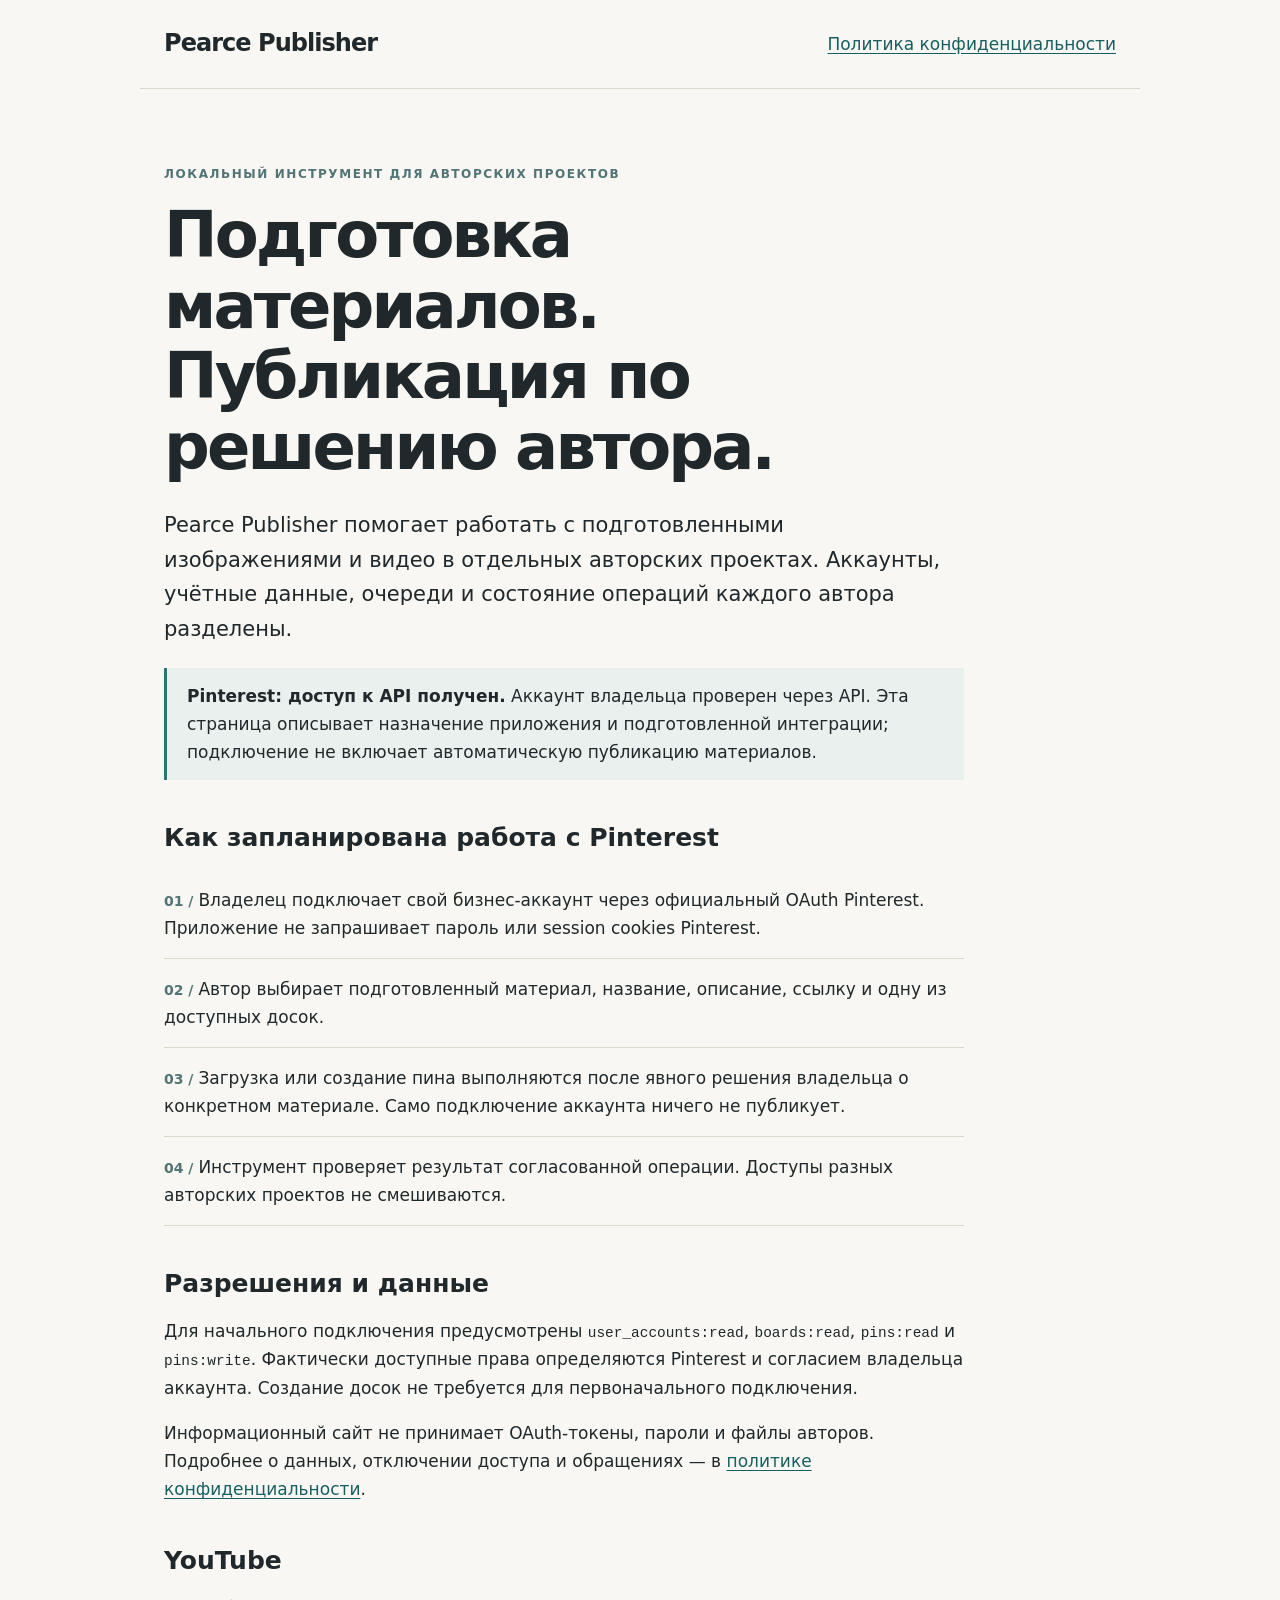
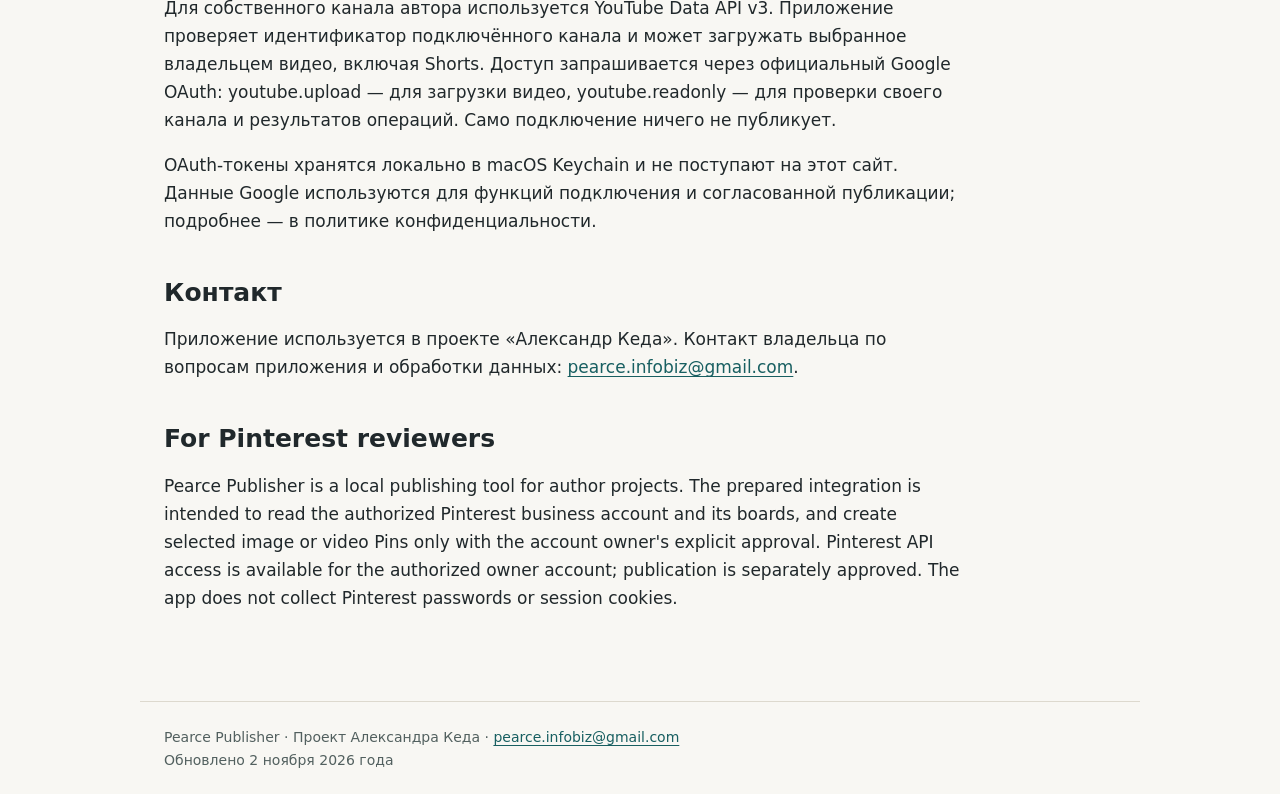
<file: index.html>
<!doctype html><html lang="ru"><head><meta charset="utf-8"><meta name="viewport" content="width=device-width,initial-scale=1"><title>Pearce Publisher — информация о приложении</title><meta name="description" content="Pearce Publisher — application information, Pinterest integration and privacy policy."><link rel="stylesheet" href="style.css"></head><body><header><a href="./">Pearce Publisher</a><a href="privacy.html">Политика конфиденциальности</a></header><main><p class="eyebrow">Локальный инструмент для авторских проектов</p><h1>Подготовка материалов.<br>Публикация по решению автора.</h1><p class="intro">Pearce Publisher помогает работать с подготовленными изображениями и видео в отдельных авторских проектах. Аккаунты, учётные данные, очереди и состояние операций каждого автора разделены.</p><p class="status"><strong>Pinterest: доступ к API получен.</strong> Аккаунт владельца проверен через API. Эта страница описывает назначение приложения и подготовленной интеграции; подключение не включает автоматическую публикацию материалов.</p><h2>Как запланирована работа с Pinterest</h2><ol class="steps"><li>Владелец подключает свой бизнес-аккаунт через официальный OAuth Pinterest. Приложение не запрашивает пароль или session cookies Pinterest.</li><li>Автор выбирает подготовленный материал, название, описание, ссылку и одну из доступных досок.</li><li>Загрузка или создание пина выполняются после явного решения владельца о конкретном материале. Само подключение аккаунта ничего не публикует.</li><li>Инструмент проверяет результат согласованной операции. Доступы разных авторских проектов не смешиваются.</li></ol><h2>Разрешения и данные</h2><p>Для начального подключения предусмотрены <code>user_accounts:read</code>, <code>boards:read</code>, <code>pins:read</code> и <code>pins:write</code>. Фактически доступные права определяются Pinterest и согласием владельца аккаунта. Создание досок не требуется для первоначального подключения.</p><p>Информационный сайт не принимает OAuth-токены, пароли и файлы авторов. Подробнее о данных, отключении доступа и обращениях — в <a href="privacy.html">политике конфиденциальности</a>.</p><h2>YouTube</h2><p>Для собственного канала автора используется YouTube Data API v3. Приложение проверяет идентификатор подключённого канала и может загружать выбранное владельцем видео, включая Shorts. Доступ запрашивается через официальный Google OAuth: youtube.upload — для загрузки видео, youtube.readonly — для проверки своего канала и результатов операций. Само подключение ничего не публикует.</p><p>OAuth-токены хранятся локально в macOS Keychain и не поступают на этот сайт. Данные Google используются для функций подключения и согласованной публикации; подробнее — в политике конфиденциальности.</p><h2>Контакт</h2><p>Приложение используется в проекте «Александр Кеда». Контакт владельца по вопросам приложения и обработки данных: <a href="mailto:pearce.infobiz@gmail.com">pearce.infobiz@gmail.com</a>.</p><h2 lang="en">For Pinterest reviewers</h2><p lang="en">Pearce Publisher is a local publishing tool for author projects. The prepared integration is intended to read the authorized Pinterest business account and its boards, and create selected image or video Pins only with the account owner's explicit approval. Pinterest API access is available for the authorized owner account; publication is separately approved. The app does not collect Pinterest passwords or session cookies.</p></main><footer>Pearce Publisher · Проект Александра Кеда · <a href="mailto:pearce.infobiz@gmail.com">pearce.infobiz@gmail.com</a><br>Обновлено 2 ноября 2026 года</footer></body></html>
</file>
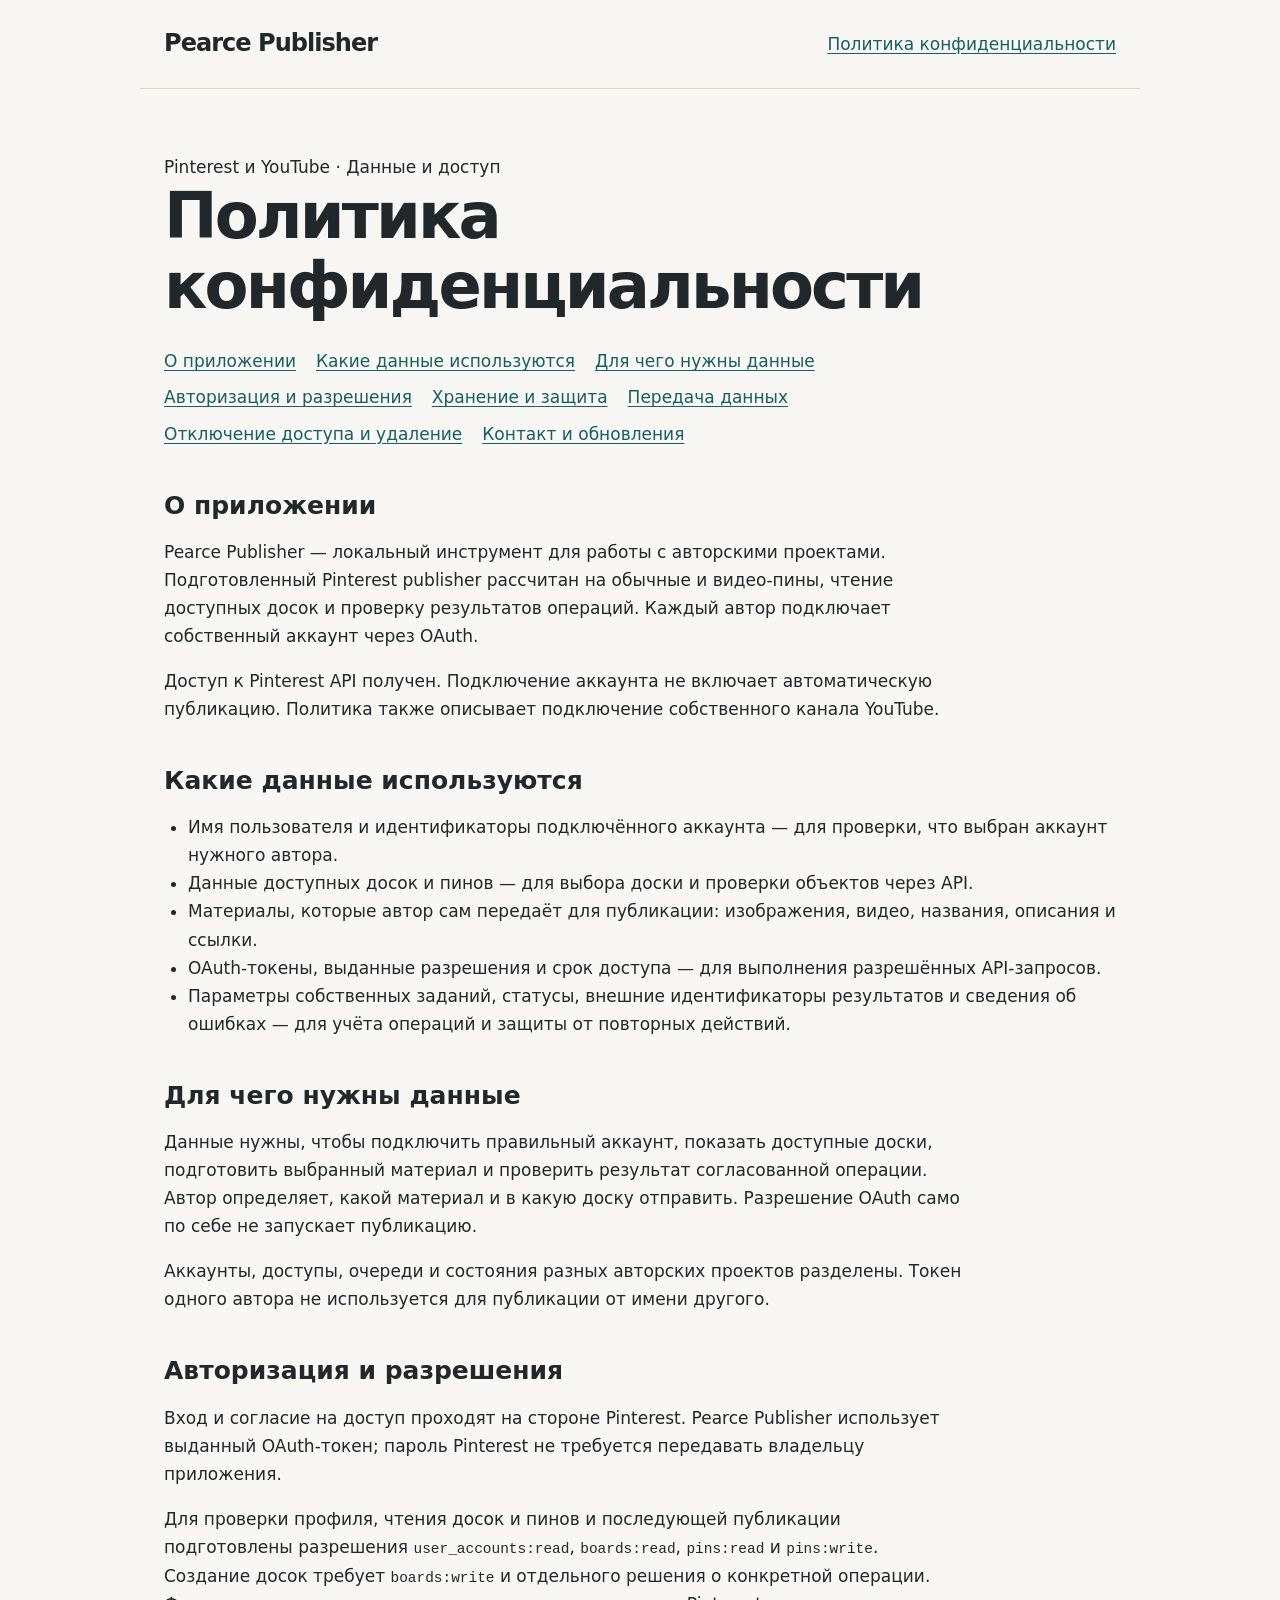
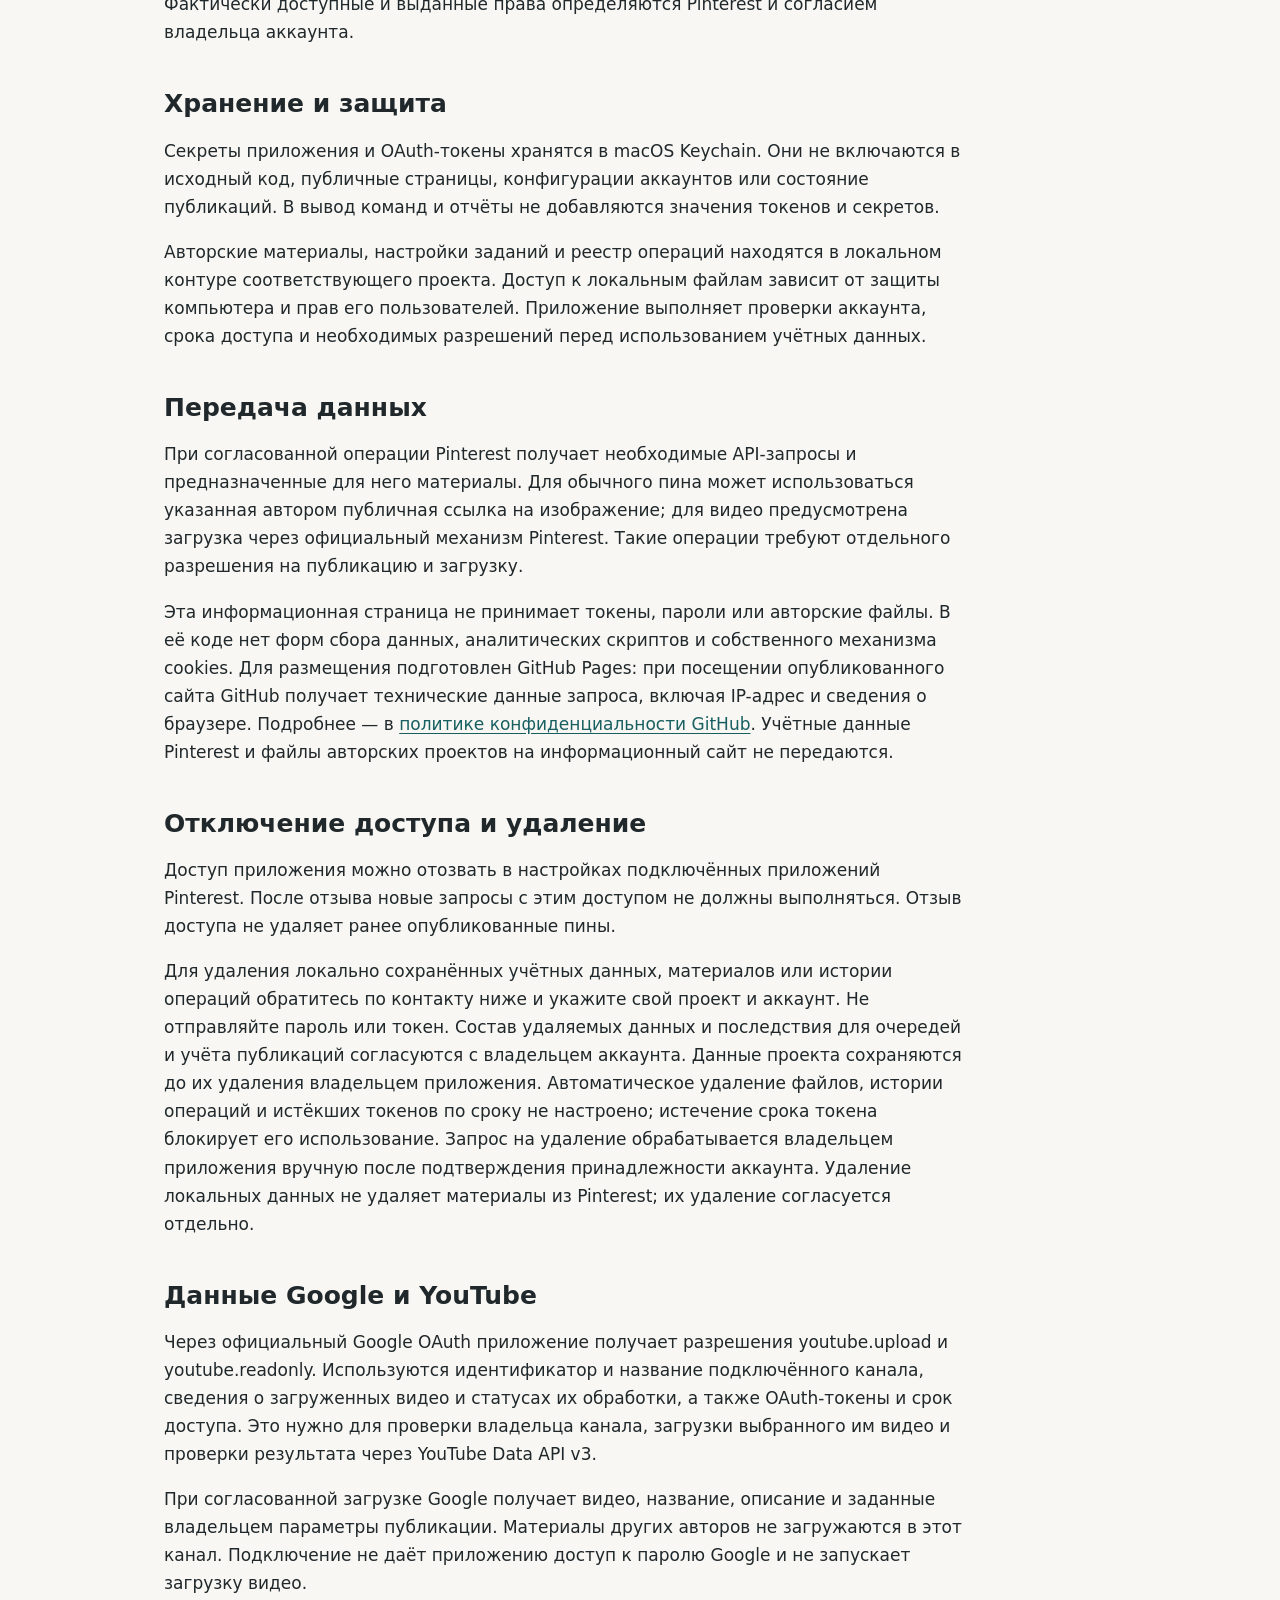
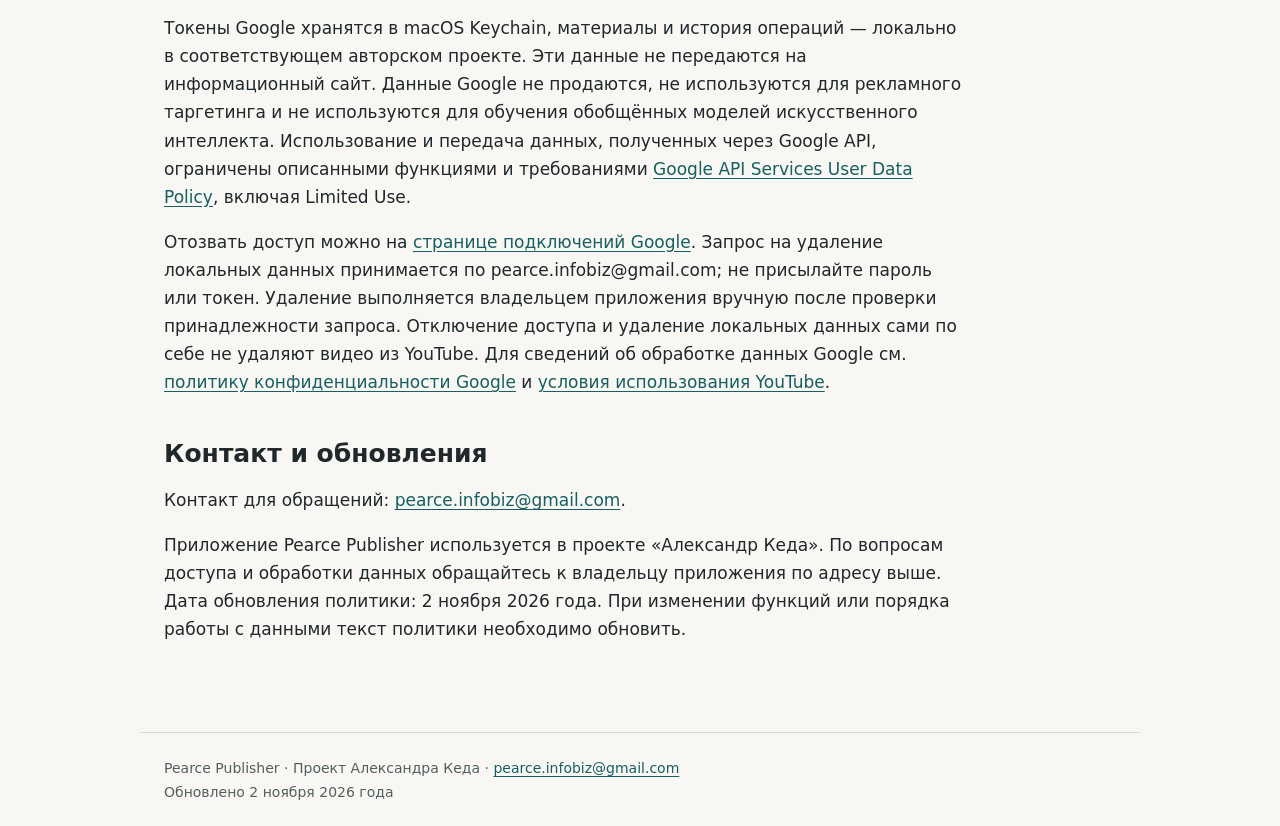
<file: privacy.html>
<!doctype html><html lang="ru"><head><meta charset="utf-8"><meta name="viewport" content="width=device-width,initial-scale=1"><title>Политика конфиденциальности — Pearce Publisher</title><meta name="description" content="Pearce Publisher — application information, Pinterest integration and privacy policy."><link rel="stylesheet" href="style.css"></head><body><header><a href="./">Pearce Publisher</a><a href="privacy.html">Политика конфиденциальности</a></header><main><div class="label">Pinterest и YouTube · Данные и доступ</div><h1>Политика конфиденциальности</h1><div class="layout"><nav aria-label="Разделы политики"><a href="#about">О приложении</a><a href="#data">Какие данные используются</a><a href="#purpose">Для чего нужны данные</a><a href="#access">Авторизация и разрешения</a><a href="#storage">Хранение и защита</a><a href="#sharing">Передача данных</a><a href="#delete">Отключение доступа и удаление</a><a href="#contact">Контакт и обновления</a></nav><article><section id="about"><h2>О приложении</h2><p>Pearce Publisher — локальный инструмент для работы с авторскими проектами. Подготовленный Pinterest publisher рассчитан на обычные и видео-пины, чтение доступных досок и проверку результатов операций. Каждый автор подключает собственный аккаунт через OAuth.</p><p>Доступ к Pinterest API получен. Подключение аккаунта не включает автоматическую публикацию. Политика также описывает подключение собственного канала YouTube.</p></section><section id="data"><h2>Какие данные используются</h2><ul><li>Имя пользователя и идентификаторы подключённого аккаунта — для проверки, что выбран аккаунт нужного автора.</li><li>Данные доступных досок и пинов — для выбора доски и проверки объектов через API.</li><li>Материалы, которые автор сам передаёт для публикации: изображения, видео, названия, описания и ссылки.</li><li>OAuth-токены, выданные разрешения и срок доступа — для выполнения разрешённых API-запросов.</li><li>Параметры собственных заданий, статусы, внешние идентификаторы результатов и сведения об ошибках — для учёта операций и защиты от повторных действий.</li></ul></section><section id="purpose"><h2>Для чего нужны данные</h2><p>Данные нужны, чтобы подключить правильный аккаунт, показать доступные доски, подготовить выбранный материал и проверить результат согласованной операции. Автор определяет, какой материал и в какую доску отправить. Разрешение OAuth само по себе не запускает публикацию.</p><p>Аккаунты, доступы, очереди и состояния разных авторских проектов разделены. Токен одного автора не используется для публикации от имени другого.</p></section><section id="access"><h2>Авторизация и разрешения</h2><p>Вход и согласие на доступ проходят на стороне Pinterest. Pearce Publisher использует выданный OAuth-токен; пароль Pinterest не требуется передавать владельцу приложения.</p><p>Для проверки профиля, чтения досок и пинов и последующей публикации подготовлены разрешения <code>user_accounts:read</code>, <code>boards:read</code>, <code>pins:read</code> и <code>pins:write</code>. Создание досок требует <code>boards:write</code> и отдельного решения о конкретной операции. Фактически доступные и выданные права определяются Pinterest и согласием владельца аккаунта.</p></section><section id="storage"><h2>Хранение и защита</h2><p>Секреты приложения и OAuth-токены хранятся в macOS Keychain. Они не включаются в исходный код, публичные страницы, конфигурации аккаунтов или состояние публикаций. В вывод команд и отчёты не добавляются значения токенов и секретов.</p><p>Авторские материалы, настройки заданий и реестр операций находятся в локальном контуре соответствующего проекта. Доступ к локальным файлам зависит от защиты компьютера и прав его пользователей. Приложение выполняет проверки аккаунта, срока доступа и необходимых разрешений перед использованием учётных данных.</p></section><section id="sharing"><h2>Передача данных</h2><p>При согласованной операции Pinterest получает необходимые API-запросы и предназначенные для него материалы. Для обычного пина может использоваться указанная автором публичная ссылка на изображение; для видео предусмотрена загрузка через официальный механизм Pinterest. Такие операции требуют отдельного разрешения на публикацию и загрузку.</p><p>Эта информационная страница не принимает токены, пароли или авторские файлы. В её коде нет форм сбора данных, аналитических скриптов и собственного механизма cookies. Для размещения подготовлен GitHub Pages: при посещении опубликованного сайта GitHub получает технические данные запроса, включая IP-адрес и сведения о браузере. Подробнее — в <a href="https://docs.github.com/en/site-policy/privacy-policies/github-general-privacy-statement">политике конфиденциальности GitHub</a>. Учётные данные Pinterest и файлы авторских проектов на информационный сайт не передаются.</p></section><section id="delete"><h2>Отключение доступа и удаление</h2><p>Доступ приложения можно отозвать в настройках подключённых приложений Pinterest. После отзыва новые запросы с этим доступом не должны выполняться. Отзыв доступа не удаляет ранее опубликованные пины.</p><p>Для удаления локально сохранённых учётных данных, материалов или истории операций обратитесь по контакту ниже и укажите свой проект и аккаунт. Не отправляйте пароль или токен. Состав удаляемых данных и последствия для очередей и учёта публикаций согласуются с владельцем аккаунта. Данные проекта сохраняются до их удаления владельцем приложения. Автоматическое удаление файлов, истории операций и истёкших токенов по сроку не настроено; истечение срока токена блокирует его использование. Запрос на удаление обрабатывается владельцем приложения вручную после подтверждения принадлежности аккаунта. Удаление локальных данных не удаляет материалы из Pinterest; их удаление согласуется отдельно.</p></section><section id="youtube"><h2>Данные Google и YouTube</h2><p>Через официальный Google OAuth приложение получает разрешения youtube.upload и youtube.readonly. Используются идентификатор и название подключённого канала, сведения о загруженных видео и статусах их обработки, а также OAuth-токены и срок доступа. Это нужно для проверки владельца канала, загрузки выбранного им видео и проверки результата через YouTube Data API v3.</p><p>При согласованной загрузке Google получает видео, название, описание и заданные владельцем параметры публикации. Материалы других авторов не загружаются в этот канал. Подключение не даёт приложению доступ к паролю Google и не запускает загрузку видео.</p><p>Токены Google хранятся в macOS Keychain, материалы и история операций — локально в соответствующем авторском проекте. Эти данные не передаются на информационный сайт. Данные Google не продаются, не используются для рекламного таргетинга и не используются для обучения обобщённых моделей искусственного интеллекта. Использование и передача данных, полученных через Google API, ограничены описанными функциями и требованиями <a href="https://developers.google.com/terms/api-services-user-data-policy">Google API Services User Data Policy</a>, включая Limited Use.</p><p>Отозвать доступ можно на <a href="https://myaccount.google.com/connections">странице подключений Google</a>. Запрос на удаление локальных данных принимается по pearce.infobiz@gmail.com; не присылайте пароль или токен. Удаление выполняется владельцем приложения вручную после проверки принадлежности запроса. Отключение доступа и удаление локальных данных сами по себе не удаляют видео из YouTube. Для сведений об обработке данных Google см. <a href="https://policies.google.com/privacy">политику конфиденциальности Google</a> и <a href="https://www.youtube.com/t/terms">условия использования YouTube</a>.</p></section><section id="contact"><h2>Контакт и обновления</h2><p>Контакт для обращений: <a href="mailto:pearce.infobiz@gmail.com">pearce.infobiz@gmail.com</a>.</p><p>Приложение Pearce Publisher используется в проекте «Александр Кеда». По вопросам доступа и обработки данных обращайтесь к владельцу приложения по адресу выше. Дата обновления политики: 2 ноября 2026 года. При изменении функций или порядка работы с данными текст политики необходимо обновить.</p></section></article></div></main><footer>Pearce Publisher · Проект Александра Кеда · <a href="mailto:pearce.infobiz@gmail.com">pearce.infobiz@gmail.com</a><br>Обновлено 2 ноября 2026 года</footer></body></html>
</file>
<file: style.css>
*{box-sizing:border-box}html{scroll-behavior:smooth}body{margin:0;background:#f8f7f3;color:#20282b;font:17px/1.65 system-ui,-apple-system,BlinkMacSystemFont,"Segoe UI",sans-serif}header,main,footer{max-width:1000px;margin:auto;padding:24px}header{display:flex;align-items:center;justify-content:space-between;border-bottom:1px solid #ddd9ce}header a:first-child{font-weight:750;letter-spacing:-.04em;font-size:24px;color:#20282b;text-decoration:none}a{color:#185f61;text-underline-offset:3px}main{padding-top:64px;padding-bottom:72px}h1{font-size:clamp(34px,6vw,64px);line-height:1.1;letter-spacing:-.045em;max-width:850px;margin:0 0 26px}h2{font-size:25px;line-height:1.25;margin:42px 0 16px}p{max-width:800px}.eyebrow{font-size:12px;font-weight:700;letter-spacing:.13em;color:#527475;margin-bottom:16px;text-transform:uppercase}.intro{font-size:21px}.status{border-left:3px solid #2c7475;padding:14px 20px;background:#e9f0ed;max-width:800px}.steps{padding:0;list-style:none;counter-reset:item}.steps li{padding:16px 0;border-bottom:1px solid #ddd9ce;max-width:800px}.steps li:before{counter-increment:item;content:"0" counter(item) " / ";color:#527475;font-size:14px;font-weight:700}code{font-size:.85em;overflow-wrap:anywhere}footer{border-top:1px solid #ddd9ce;color:#52605f;font-size:14px}nav[aria-label]{display:flex;gap:8px 20px;flex-wrap:wrap;max-width:800px;margin:24px 0}section{scroll-margin-top:24px}ul{padding-left:24px}@media(max-width:600px){header{align-items:flex-start;gap:18px;flex-direction:column}header,main,footer{padding-left:20px;padding-right:20px}main{padding-top:40px}h1{font-size:38px}}
</file>
